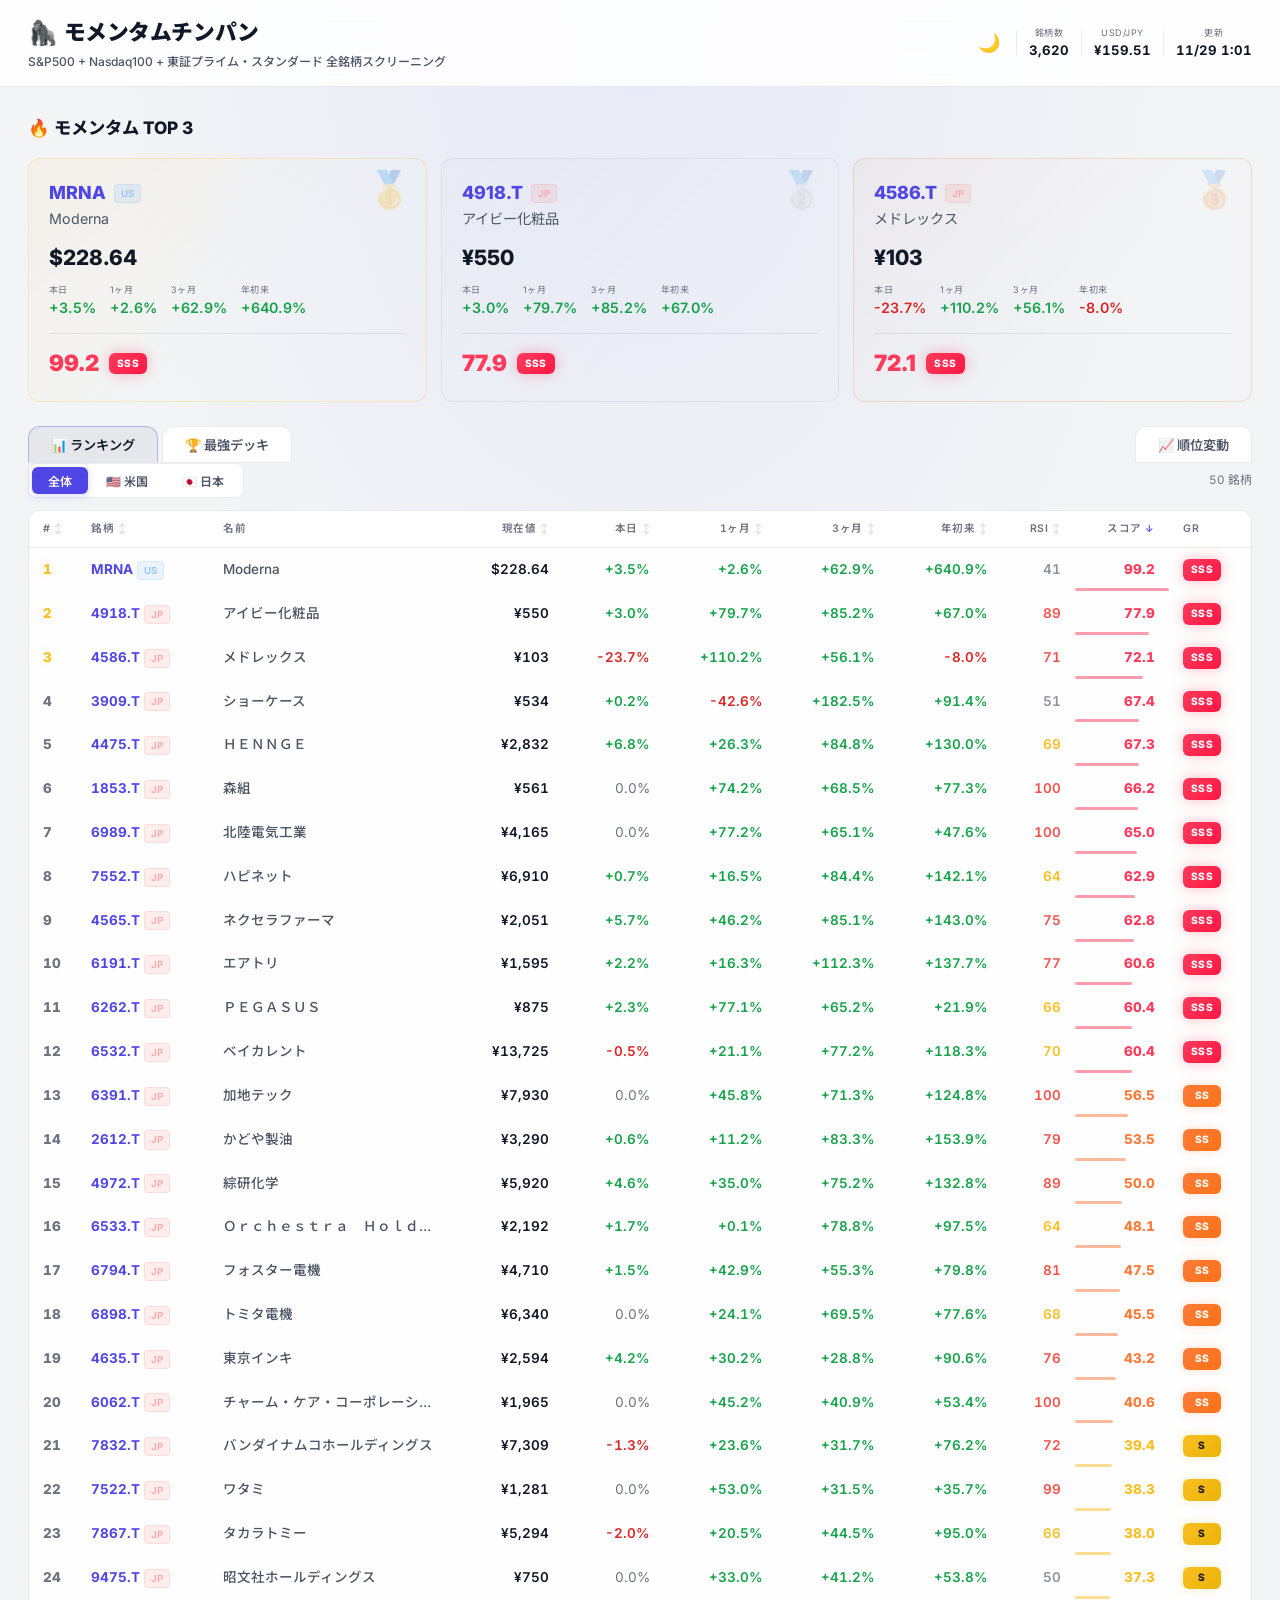
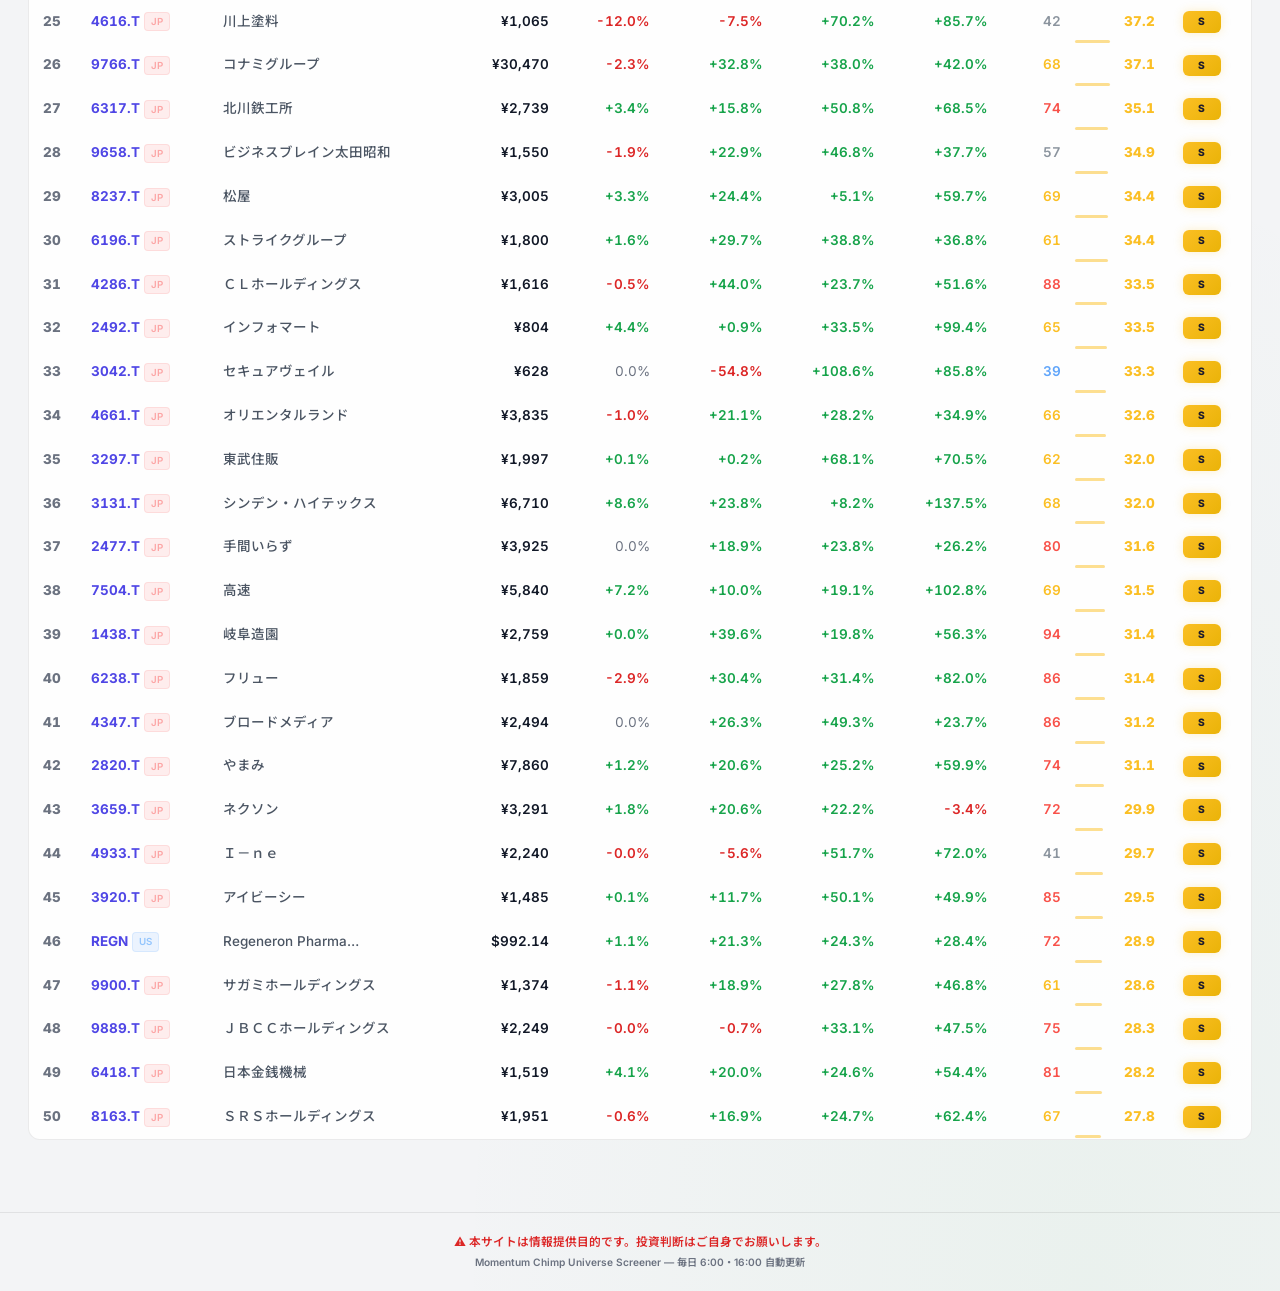
<file: docs/index.html>
<!DOCTYPE html>
<html lang="ja">
<head>
    <meta charset="UTF-8">
    <meta name="viewport" content="width=device-width, initial-scale=1.0">
    <meta name="description" content="S&P500 + Nasdaq100 + 東証全銘柄からモメンタム最強銘柄を自動スクリーニング。毎日更新。">
    
    <!-- OGP & Twitter Card Tags -->
    <meta property="og:title" content="🦍 モメンタムチンパン | ユニバーススクリーナー">
    <meta property="og:description" content="S&P500 + Nasdaq100 + 東証プライム・スタンダードからモメンタム最強銘柄を完全自動抽出。最適な最強デッキも毎日6時・16時に更新中！">
    <meta property="og:type" content="website">
    <meta property="og:url" content="https://ereyester.github.io/momentum-screener/">
    <meta property="og:image" content="https://ereyester.github.io/momentum-screener/og-image.png">
    
    <meta name="twitter:card" content="summary_large_image">
    <meta name="twitter:title" content="🦍 モメンタムチンパン | ユニバーススクリーナー">
    <meta name="twitter:description" content="S&P500 + Nasdaq100 + 東証プライム・スタンダードからモメンタム最強銘柄を完全自動抽出。最適な最強デッキも毎日6時・16時に更新中！">
    <meta name="twitter:image" content="https://ereyester.github.io/momentum-screener/og-image.png">

    <!-- Google tag (gtag.js) -->
    <script async src="https://www.googletagmanager.com/gtag/js?id=G-7YDGQEQNTJ"></script>
    <script>
      window.dataLayer = window.dataLayer || [];
      function gtag(){dataLayer.push(arguments);}
      gtag('js', new Date());

      gtag('config', 'G-7YDGQEQNTJ');
    </script>

    <title>🦍 モメンタムチンパン | ユニバーススクリーナー</title>
    <link rel="preconnect" href="https://fonts.googleapis.com">
    <link rel="preconnect" href="https://fonts.gstatic.com" crossorigin>
    <link href="https://fonts.googleapis.com/css2?family=Inter:wght@400;500;600;700;800;900&family=Noto+Sans+JP:wght@400;500;600;700;900&display=swap" rel="stylesheet">
    <link rel="stylesheet" href="style.css?v=20260928a">
    <script>
        // Check saved theme or system preference before rendering to prevent flash
        if (localStorage.getItem('theme') === 'light' || (!localStorage.getItem('theme') && window.matchMedia('(prefers-color-scheme: light)').matches)) {
            document.documentElement.setAttribute('data-theme', 'light');
        }
    </script>
</head>
<body>

    <!-- ===== HEADER ===== -->
    <header id="site-header">
        <div class="header-inner">
            <div class="header-left">
                <h1 id="site-title"><span class="logo-icon">🦍</span> モメンタムチンパン</h1>
                <p class="header-sub">S&P500 + Nasdaq100 + 東証プライム・スタンダード 全銘柄スクリーニング</p>
            </div>
            <div class="header-meta">
                <button id="theme-toggle" class="theme-btn" title="テーマ切り替え">☀️</button>
                <div class="meta-divider"></div>
                <div class="meta-item">
                    <span class="meta-label">銘柄数</span>
                    <span class="meta-value" id="stat-total">---</span>
                </div>
                <div class="meta-divider"></div>
                <div class="meta-item">
                    <span class="meta-label">USD/JPY</span>
                    <span class="meta-value" id="stat-usdjpy">---</span>
                </div>
                <div class="meta-divider"></div>
                <div class="meta-item">
                    <span class="meta-label">更新</span>
                    <span class="meta-value" id="stat-updated">---</span>
                </div>
            </div>
        </div>
    </header>

    <main id="main-content">

        <!-- ===== TOP 3 PODIUM ===== -->
        <section class="podium-section" id="podium-section">
            <h2 class="section-title">🔥 モメンタム TOP 3</h2>
            <div class="podium" id="podium-cards"></div>
        </section>

        <!-- ===== TABS ===== -->
        <nav class="tab-nav" id="tab-nav">
            <button class="tab-btn active" data-tab="ranking" id="tab-btn-ranking">📊 ランキング</button>
            <button class="tab-btn" data-tab="deck" id="tab-btn-deck">🏆 最強デッキ</button>
            <a class="tab-link-btn tab-link" href="history.html">📈 順位変動</a>
        </nav>

        <!-- ===== RANKING ===== -->
        <section id="tab-ranking" class="tab-content active">
            <div class="toolbar">
                <div class="filter-pills">
                    <button class="pill active" data-market="ALL" id="filter-all">全体</button>
                    <button class="pill" data-market="US" id="filter-us">🇺🇸 米国</button>
                    <button class="pill" data-market="JP" id="filter-jp">🇯🇵 日本</button>
                </div>
                <span class="count-badge" id="result-count">0 銘柄</span>
            </div>

            <div class="table-wrap">
                <table id="ranking-table" class="tbl">
                    <thead>
                        <tr>
                            <th class="col-rank sortable" data-sort="rank">#</th>
                            <th class="col-ticker sortable" data-sort="ticker">銘柄</th>
                            <th class="col-name">名前</th>
                            <th class="col-price sortable r" data-sort="price">現在値</th>
                            <th class="col-chg sortable r" data-sort="day_chg">本日</th>
                            <th class="col-ret sortable r" data-sort="ret_1m">1ヶ月</th>
                            <th class="col-ret sortable r" data-sort="ret_3m">3ヶ月</th>
                            <th class="col-ret sortable r" data-sort="ytd_chg">年初来</th>
                            <th class="col-rsi sortable r" data-sort="rsi">RSI</th>
                            <th class="col-score sortable r" data-sort="score">スコア</th>
                            <th class="col-grade">Gr</th>
                        </tr>
                    </thead>
                    <tbody id="ranking-tbody"></tbody>
                </table>
            </div>
        </section>

        <!-- ===== DECK ===== -->
        <section id="tab-deck" class="tab-content">
            <div class="deck-top">
                <h2 class="section-title">🏆 最強モメンタムデッキ</h2>
                <div class="filter-pills" id="deck-market-pills">
                    <button class="pill active" data-deck="MIX">🌏 日米ミックス</button>
                    <button class="pill" data-deck="US">🇺🇸 米国のみ</button>
                    <button class="pill" data-deck="JP">🇯🇵 日本のみ</button>
                </div>
                <div class="budget-ctrl">
                    <label for="budget-input">予算</label>
                    <input type="number" id="budget-input" value="3000" min="100" max="100000" step="100">
                    <span>万円</span>
                </div>
            </div>

            <div class="kpi-row" id="deck-kpi">
                <div class="kpi">
                    <div class="kpi-icon">💰</div>
                    <div class="kpi-body">
                        <span class="kpi-label">実配分合計</span>
                        <span class="kpi-value" id="deck-total-alloc">---</span>
                    </div>
                </div>
                <div class="kpi">
                    <div class="kpi-icon">💵</div>
                    <div class="kpi-body">
                        <span class="kpi-label">残余資金</span>
                        <span class="kpi-value" id="deck-remaining">---</span>
                    </div>
                </div>
                <div class="kpi danger">
                    <div class="kpi-icon">⚠️</div>
                    <div class="kpi-body">
                        <span class="kpi-label">最悪損失 (-7%)</span>
                        <span class="kpi-value" id="deck-max-loss">---</span>
                    </div>
                </div>
            </div>

            <div class="deck-cards" id="deck-cards"></div>

            <div class="rules">
                <span class="rule">🔴 損切: エントリーから <b>-7%</b> で即切り</span>
                <span class="rule">🔴 決算ミス: <b>即切り</b></span>
                <span class="rule">🟡 指値不成立: <b>追わない</b></span>
            </div>
        </section>
    </main>

    <footer id="site-footer">
        <p>⚠️ 本サイトは情報提供目的です。投資判断はご自身でお願いします。</p>
        <p class="footer-sm">Momentum Chimp Universe Screener — 毎日 6:00・16:00 自動更新</p>
    </footer>

    <script src="app.js?v=20260928a"></script>
</body>
</html>
</file>
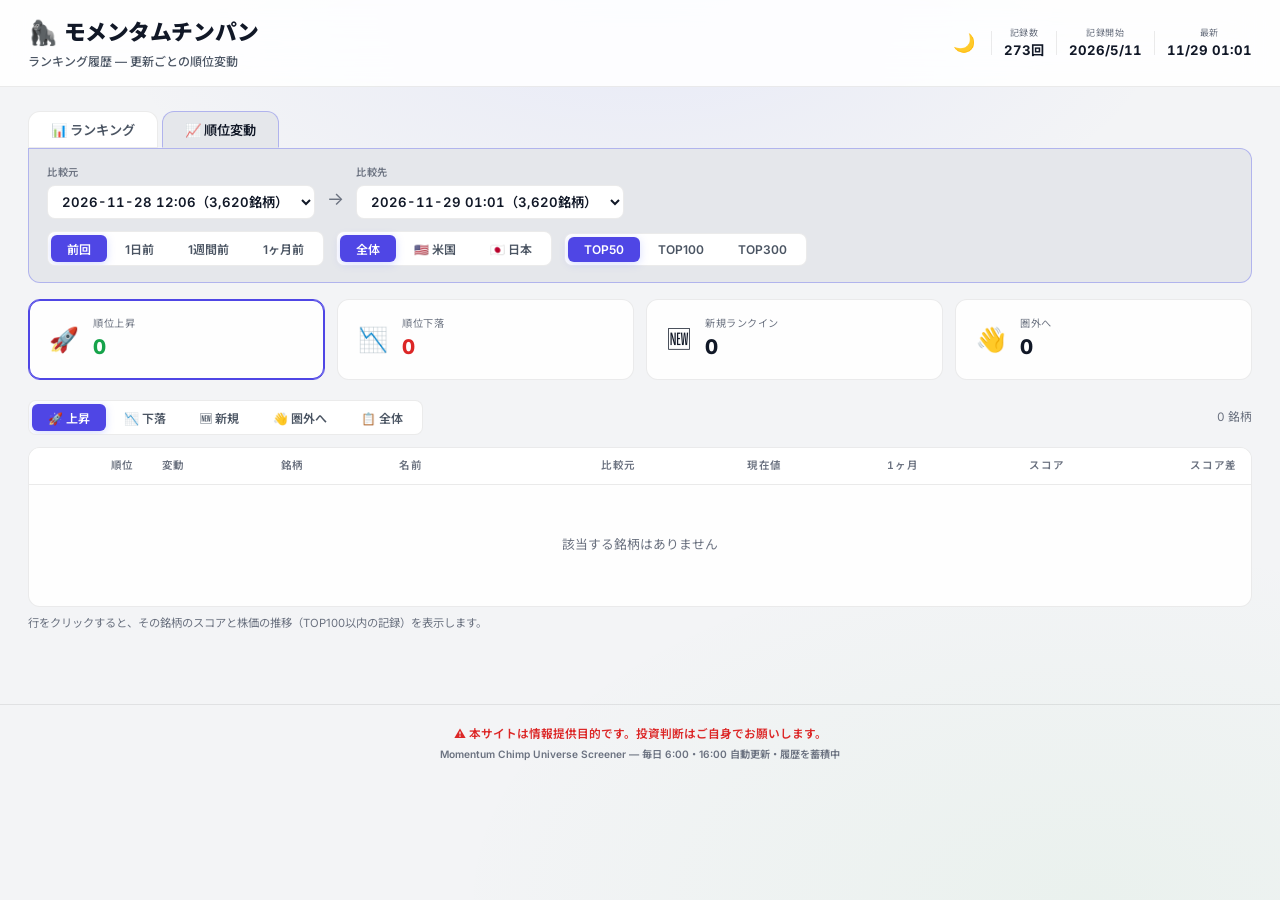
<file: docs/history.html>
<!DOCTYPE html>
<html lang="ja">
<head>
    <meta charset="UTF-8">
    <meta name="viewport" content="width=device-width, initial-scale=1.0">
    <meta name="description" content="モメンタムチンパンのランキング履歴。更新ごとの順位上昇・下落・新規ランクイン銘柄をチェック。">

    <meta property="og:title" content="🦍 モメンタムチンパン | 順位変動">
    <meta property="og:description" content="モメンタムランキングの履歴から、順位を上げた銘柄・下げた銘柄をチェック。">
    <meta property="og:type" content="website">
    <meta property="og:url" content="https://ereyester.github.io/momentum-screener/history.html">
    <meta property="og:image" content="https://ereyester.github.io/momentum-screener/og-image.png">
    <meta name="twitter:card" content="summary_large_image">
    <meta name="twitter:image" content="https://ereyester.github.io/momentum-screener/og-image.png">

    <!-- Google tag (gtag.js) -->
    <script async src="https://www.googletagmanager.com/gtag/js?id=G-7YDGQEQNTJ"></script>
    <script>
      window.dataLayer = window.dataLayer || [];
      function gtag(){dataLayer.push(arguments);}
      gtag('js', new Date());

      gtag('config', 'G-7YDGQEQNTJ');
    </script>

    <title>🦍 モメンタムチンパン | 順位変動</title>
    <link rel="preconnect" href="https://fonts.googleapis.com">
    <link rel="preconnect" href="https://fonts.gstatic.com" crossorigin>
    <link href="https://fonts.googleapis.com/css2?family=Inter:wght@400;500;600;700;800;900&family=Noto+Sans+JP:wght@400;500;600;700;900&display=swap" rel="stylesheet">
    <link rel="stylesheet" href="style.css?v=20260928a">
    <script>
        if (localStorage.getItem('theme') === 'light' || (!localStorage.getItem('theme') && window.matchMedia('(prefers-color-scheme: light)').matches)) {
            document.documentElement.setAttribute('data-theme', 'light');
        }
    </script>
</head>
<body>

    <!-- ===== HEADER ===== -->
    <header id="site-header">
        <div class="header-inner">
            <div class="header-left">
                <h1 id="site-title"><a href="./" class="title-link"><span class="logo-icon">🦍</span> モメンタムチンパン</a></h1>
                <p class="header-sub">ランキング履歴 — 更新ごとの順位変動</p>
            </div>
            <div class="header-meta">
                <button id="theme-toggle" class="theme-btn" title="テーマ切り替え">☀️</button>
                <div class="meta-divider"></div>
                <div class="meta-item">
                    <span class="meta-label">記録数</span>
                    <span class="meta-value" id="stat-snaps">---</span>
                </div>
                <div class="meta-divider"></div>
                <div class="meta-item">
                    <span class="meta-label">記録開始</span>
                    <span class="meta-value" id="stat-first">---</span>
                </div>
                <div class="meta-divider"></div>
                <div class="meta-item">
                    <span class="meta-label">最新</span>
                    <span class="meta-value" id="stat-last">---</span>
                </div>
            </div>
        </div>
    </header>

    <nav class="tab-nav page-nav">
        <a class="tab-btn" href="./">📊 ランキング</a>
        <a class="tab-btn active" href="history.html">📈 順位変動</a>
    </nav>

    <main class="tab-content active" id="main-content">

        <!-- ===== COMPARE CONTROLS ===== -->
        <div class="cmp-panel">
            <div class="cmp-row">
                <div class="cmp-field">
                    <label for="sel-from">比較元</label>
                    <select id="sel-from" class="cmp-select"></select>
                </div>
                <span class="cmp-arrow">→</span>
                <div class="cmp-field">
                    <label for="sel-to">比較先</label>
                    <select id="sel-to" class="cmp-select"></select>
                </div>
            </div>
            <div class="cmp-row">
                <div class="filter-pills" id="quick-pills">
                    <button class="pill active" data-back="prev">前回</button>
                    <button class="pill" data-back="1">1日前</button>
                    <button class="pill" data-back="7">1週間前</button>
                    <button class="pill" data-back="30">1ヶ月前</button>
                </div>
                <div class="filter-pills" id="market-pills">
                    <button class="pill active" data-market="ALL">全体</button>
                    <button class="pill" data-market="US">🇺🇸 米国</button>
                    <button class="pill" data-market="JP">🇯🇵 日本</button>
                </div>
                <div class="filter-pills" id="scope-pills">
                    <button class="pill active" data-scope="50">TOP50</button>
                    <button class="pill" data-scope="100">TOP100</button>
                    <button class="pill" data-scope="300">TOP300</button>
                </div>
            </div>
            <p class="cmp-note" id="cmp-note" hidden></p>
        </div>

        <!-- ===== SUMMARY ===== -->
        <div class="kpi-row" id="move-kpi">
            <button class="kpi kpi-btn" data-view="up">
                <div class="kpi-icon">🚀</div>
                <div class="kpi-body"><span class="kpi-label">順位上昇</span><span class="kpi-value c-up" id="kpi-up">-</span></div>
            </button>
            <button class="kpi kpi-btn" data-view="down">
                <div class="kpi-icon">📉</div>
                <div class="kpi-body"><span class="kpi-label">順位下落</span><span class="kpi-value c-dn" id="kpi-down">-</span></div>
            </button>
            <button class="kpi kpi-btn" data-view="new">
                <div class="kpi-icon">🆕</div>
                <div class="kpi-body"><span class="kpi-label">新規ランクイン</span><span class="kpi-value" id="kpi-new">-</span></div>
            </button>
            <button class="kpi kpi-btn" data-view="out">
                <div class="kpi-icon">👋</div>
                <div class="kpi-body"><span class="kpi-label">圏外へ</span><span class="kpi-value" id="kpi-out">-</span></div>
            </button>
        </div>

        <!-- ===== VIEW TABS ===== -->
        <div class="toolbar">
            <div class="filter-pills" id="view-pills">
                <button class="pill active" data-view="up">🚀 上昇</button>
                <button class="pill" data-view="down">📉 下落</button>
                <button class="pill" data-view="new">🆕 新規</button>
                <button class="pill" data-view="out">👋 圏外へ</button>
                <button class="pill" data-view="all">📋 全体</button>
            </div>
            <span class="count-badge" id="result-count">0 銘柄</span>
        </div>

        <div class="table-wrap">
            <table class="tbl" id="move-table">
                <thead>
                    <tr>
                        <th class="r">順位</th>
                        <th>変動</th>
                        <th>銘柄</th>
                        <th>名前</th>
                        <th class="r">比較元</th>
                        <th class="r">現在値</th>
                        <th class="r">1ヶ月</th>
                        <th class="r">スコア</th>
                        <th class="r">スコア差</th>
                    </tr>
                </thead>
                <tbody id="move-tbody"></tbody>
            </table>
        </div>
        <p class="hint">行をクリックすると、その銘柄のスコアと株価の推移（TOP100以内の記録）を表示します。</p>
    </main>

    <footer id="site-footer">
        <p>⚠️ 本サイトは情報提供目的です。投資判断はご自身でお願いします。</p>
        <p class="footer-sm">Momentum Chimp Universe Screener — 毎日 6:00・16:00 自動更新・履歴を蓄積中</p>
    </footer>

    <script src="history.js?v=20260928a"></script>
</body>
</html>
</file>
<file: docs/style.css>
/* ============================================================
   モメンタムチンパン — Redesigned UI
   ============================================================ */

*,*::before,*::after{margin:0;padding:0;box-sizing:border-box}

:root{
  --bg:        #06080f;
  --bg2:       #0d1117;
  --bg3:       #161b22;
  --surface:   rgba(22,27,34,.85);
  --border:    rgba(255,255,255,.06);
  --border-h:  rgba(99,102,241,.4);
  --txt:       #f8fafc;
  --txt2:      #94a3b8;
  --txt3:      #64748b;
  --up:        #3fb950;
  --up-bg:     rgba(63,185,80,.08);
  --dn:        #f85149;
  --dn-bg:     rgba(248,81,73,.08);
  --accent:    #7c8aff;
  --gold:      #fbbf24;
  --header-bg: rgba(6,8,15,.88);
  --radius:    12px;
  --font: 'Inter','Noto Sans JP',-apple-system,sans-serif;
}

[data-theme="light"] {
  --bg:        #f3f4f6;
  --bg2:       #ffffff;
  --bg3:       #e5e7eb;
  --surface:   rgba(255,255,255,.9);
  --border:    rgba(0,0,0,.08);
  --border-h:  rgba(99,102,241,.4);
  --txt:       #111827;
  --txt2:      #4b5563;
  --txt3:      #6b7280;
  --up:        #16a34a;
  --up-bg:     rgba(22,163,74,.1);
  --dn:        #dc2626;
  --dn-bg:     rgba(220,38,38,.1);
  --accent:    #4f46e5;
  --header-bg: rgba(255,255,255,.88);
}

html{font-size:15px;scroll-behavior:smooth}
body{
  font-family:var(--font);background:var(--bg);color:var(--txt);
  line-height:1.55;min-height:100vh;
  background-image:
    radial-gradient(ellipse 70% 50% at 50% 0%,rgba(124,138,255,.1),transparent 60%),
    radial-gradient(ellipse 50% 40% at 85% 100%,rgba(63,185,80,.05),transparent);
}

::-webkit-scrollbar{width:6px;height:6px}
::-webkit-scrollbar-track{background:transparent}
::-webkit-scrollbar-thumb{background:rgba(255,255,255,.1);border-radius:3px}

/* ===== HEADER ===== */
#site-header{
  position:sticky;top:0;z-index:100;
  padding:14px 28px;
  background:var(--header-bg);
  backdrop-filter:blur(24px) saturate(1.4);
  border-bottom:1px solid var(--border);
}
.header-inner{
  max-width:1320px;margin:0 auto;
  display:flex;align-items:center;justify-content:space-between;gap:16px;
  flex-wrap:wrap;
}
#site-title{
  font-size:1.45rem;font-weight:900;letter-spacing:-.02em;
  display:flex;align-items:center;gap:6px;
}
.logo-icon{font-size:1.6rem;animation:bob 2.5s ease-in-out infinite}
@keyframes bob{0%,100%{transform:translateY(0)}50%{transform:translateY(-2px)}}
.header-sub{font-size:.8rem;color:var(--txt2);margin-top:2px;font-weight:500}

.header-meta{display:flex;align-items:center;gap:12px}
.theme-btn{
  background:none;border:none;font-size:1.2rem;cursor:pointer;
  padding:4px;border-radius:50%;transition:background .2s;
  color:var(--txt);
}
.theme-btn:hover{background:var(--border)}
.meta-item{display:flex;flex-direction:column;align-items:center}
.meta-label{font-size:.6rem;color:var(--txt3);text-transform:uppercase;letter-spacing:.06em}
.meta-value{font-size:.88rem;font-weight:700;color:var(--txt);font-variant-numeric:tabular-nums}
.meta-divider{width:1px;height:24px;background:var(--border)}

/* ===== PODIUM ===== */
.podium-section{
  max-width:1320px;margin:28px auto 0;padding:0 28px;
}
.section-title{font-size:1.15rem;font-weight:800;margin-bottom:16px}
.podium{display:grid;grid-template-columns:repeat(3,1fr);gap:14px}

.pod-card{
  position:relative;overflow:hidden;
  padding:20px;border-radius:var(--radius);
  background:var(--surface);
  border:1px solid var(--border);
  transition:all .25s ease;
}
.pod-card:hover{border-color:var(--border-h);transform:translateY(-3px)}

.pod-rank{
  position:absolute;top:12px;right:14px;
  font-size:2.4rem;font-weight:900;
  line-height:1;opacity:.12;
}
.pod-card.gold  .pod-rank{color:#fbbf24;opacity:.25}
.pod-card.silver .pod-rank{color:#a0aec0;opacity:.2}
.pod-card.bronze .pod-rank{color:#d97706;opacity:.18}

.pod-card.gold{border-color:rgba(251,191,36,.25);
  background:linear-gradient(135deg,rgba(251,191,36,.06),transparent 60%)}
.pod-card.silver{border-color:rgba(160,174,192,.2);
  background:linear-gradient(135deg,rgba(160,174,192,.04),transparent 60%)}
.pod-card.bronze{border-color:rgba(217,119,6,.2);
  background:linear-gradient(135deg,rgba(217,119,6,.04),transparent 60%)}

.pod-ticker{font-size:1.2rem;font-weight:800;color:var(--accent);margin-bottom:2px}
.pod-name{font-size:.95rem;color:var(--txt2);margin-bottom:12px;
  white-space:nowrap;overflow:hidden;text-overflow:ellipsis}
.pod-price{font-size:1.4rem;font-weight:800;margin-bottom:8px}

.pod-metrics{display:flex;gap:14px;flex-wrap:wrap}
.pod-metric{display:flex;flex-direction:column}
.pod-metric-label{font-size:.6rem;color:var(--txt3);text-transform:uppercase;letter-spacing:.05em}
.pod-metric-value{font-size:.95rem;font-weight:700}

.pod-score-row{
  display:flex;align-items:center;gap:10px;margin-top:14px;
  padding-top:12px;border-top:1px solid var(--border);
}
.pod-score{font-size:1.5rem;font-weight:900}
.pod-grade{
  padding:3px 10px;border-radius:6px;
  font-size:.7rem;font-weight:800;letter-spacing:.04em;
}

/* ===== TABS ===== */
.tab-nav{
  max-width:1320px;margin:24px auto 0;padding:0 28px;
  display:flex;gap:4px;
}
.tab-btn{
  padding:8px 22px;border:1px solid var(--border);
  border-radius:var(--radius) var(--radius) 0 0;
  background:var(--bg2);color:var(--txt2);
  font:600 .88rem var(--font);cursor:pointer;
  transition:all .2s;
}
.tab-btn:hover{color:var(--txt);background:var(--bg3)}
.tab-btn.active{
  background:var(--bg3);color:var(--txt);
  border-color:var(--border-h);border-bottom-color:var(--bg3);
}

.tab-content{
  display:none;max-width:1320px;margin:0 auto;
  padding:0 28px 40px;animation:fadeUp .3s ease;
}
.tab-content.active{display:block}
@keyframes fadeUp{from{opacity:0;transform:translateY(8px)}to{opacity:1;transform:translateY(0)}}

/* ===== FILTER ===== */
.toolbar{
  display:flex;align-items:center;justify-content:space-between;
  margin-bottom:12px;flex-wrap:wrap;gap:8px;
}
.filter-pills{display:flex;gap:2px;background:var(--bg2);border-radius:8px;padding:3px;border:1px solid var(--border)}
.pill{
  padding:5px 16px;border:none;border-radius:6px;
  background:transparent;color:var(--txt2);
  font:600 .8rem var(--font);cursor:pointer;transition:all .15s;
}
.pill:hover{color:var(--txt)}
.pill.active{background:var(--accent);color:#fff;box-shadow:0 2px 8px rgba(124,138,255,.3)}
.count-badge{font-size:.78rem;color:var(--txt3);font-variant-numeric:tabular-nums}

/* ===== TABLE ===== */
.table-wrap{
  overflow-x:auto;border:1px solid var(--border);
  border-radius:var(--radius);background:var(--surface);
}
.tbl{width:100%;border-collapse:collapse;font-variant-numeric:tabular-nums}
.tbl th{
  padding:10px 14px;background:var(--bg2);color:var(--txt3);
  font-size:.7rem;font-weight:600;text-transform:uppercase;letter-spacing:.06em;
  text-align:left;white-space:nowrap;border-bottom:1px solid var(--border);
  user-select:none;position:sticky;top:0;z-index:5;
}
.tbl th.r{text-align:right}
.tbl th.sortable{cursor:pointer;transition:color .15s}
.tbl th.sortable:hover{color:var(--accent)}
.tbl th.sortable::after{content:' ↕';opacity:.25;font-size:.65rem}
.tbl th.sort-asc::after{content:' ↑';opacity:1;color:var(--accent)}
.tbl th.sort-desc::after{content:' ↓';opacity:1;color:var(--accent)}

.tbl td{
  padding:10px 14px;font-size:.9rem;white-space:nowrap;
  border-bottom:1px solid rgba(255,255,255,.02);
  transition:background .15s;
}
.tbl td.r{text-align:right}
.tbl tbody tr{transition:background .15s}
.tbl tbody tr:hover{background:rgba(124,138,255,.04)}

/* Row anim */
.tbl tbody tr{animation:rowIn .25s ease backwards}
@keyframes rowIn{from{opacity:0;transform:translateX(-6px)}to{opacity:1;transform:translateX(0)}}

/* Cell variants */
.c-rank{font-weight:800;color:var(--txt3);width:32px}
.c-rank.top{color:var(--gold);text-shadow:0 0 8px rgba(251,191,36,.3)}
.c-ticker{font-weight:700;color:var(--accent);font-size:.95rem}
.c-name{color:var(--txt2);max-width:200px;overflow:hidden;text-overflow:ellipsis;font-size:.95rem;font-weight:500}
.c-price{font-weight:600}

.c-up{color:var(--up);font-weight:600}
.c-dn{color:var(--dn);font-weight:600}
.c-flat{color:var(--txt3)}

.c-rsi{font-weight:600}

/* Score bar cell */
.c-score{position:relative;font-weight:800;font-size:.95rem}
.score-bg{
  position:absolute;left:0;bottom:0;height:3px;
  border-radius:2px;opacity:.5;
}

/* Grade */
.gr{
  display:inline-flex;align-items:center;justify-content:center;
  min-width:38px;padding:3px 8px;border-radius:6px;
  font-size:.68rem;font-weight:800;letter-spacing:.04em;
}
.gr-sss{background:linear-gradient(135deg,#ff3b5c,#ff1744);color:#fff;
  box-shadow:0 0 14px rgba(255,59,92,.35);animation:pulse 2s ease-in-out infinite alternate}
@keyframes pulse{from{box-shadow:0 0 10px rgba(255,59,92,.3)}to{box-shadow:0 0 20px rgba(255,59,92,.45)}}
.gr-ss{background:linear-gradient(135deg,#ff7b3a,#f97316);color:#fff;box-shadow:0 0 10px rgba(255,123,58,.25)}
.gr-s{background:linear-gradient(135deg,#fbbf24,#eab308);color:#1a1a2e;box-shadow:0 0 10px rgba(251,191,36,.25)}
.gr-a{background:linear-gradient(135deg,#34d399,#10b981);color:#052e16;box-shadow:0 0 8px rgba(52,211,153,.2)}
.gr-b{background:linear-gradient(135deg,#60a5fa,#3b82f6);color:#fff;box-shadow:0 0 8px rgba(96,165,250,.2)}
.gr-c{background:rgba(100,116,139,.25);color:var(--txt3)}

/* Market badge */
.mkt{
  display:inline-block;padding:1px 6px;border-radius:4px;
  font-size:.65rem;font-weight:600;margin-left:4px;vertical-align:middle;
}
.mkt-us{background:rgba(96,165,250,.12);color:#93c5fd;border:1px solid rgba(96,165,250,.15)}
.mkt-jp{background:rgba(248,113,113,.12);color:#fca5a5;border:1px solid rgba(248,113,113,.15)}

/* ===== DECK ===== */
.deck-top{
  display:flex;align-items:center;justify-content:space-between;
  margin-bottom:16px;flex-wrap:wrap;gap:12px;
}
.budget-ctrl{
  display:flex;align-items:center;gap:6px;
  padding:4px 14px;background:var(--bg2);border:1px solid var(--border);
  border-radius:8px;
}
.budget-ctrl label{font-size:.8rem;color:var(--txt2);font-weight:600}
#budget-input{
  width:80px;padding:4px 6px;
  background:rgba(255,255,255,.05);border:1px solid var(--border);
  border-radius:6px;color:var(--txt);font:700 .95rem var(--font);
  text-align:right;outline:none;
}
#budget-input:focus{border-color:var(--accent);box-shadow:0 0 0 2px rgba(124,138,255,.15)}
.budget-ctrl span{font-size:.85rem;color:var(--txt2);font-weight:600}

/* KPI */
.kpi-row{display:grid;grid-template-columns:repeat(auto-fit,minmax(200px,1fr));gap:12px;margin-bottom:20px}
.kpi{
  display:flex;align-items:center;gap:14px;
  padding:16px 20px;background:var(--surface);
  border:1px solid var(--border);border-radius:var(--radius);
  transition:all .2s;
}
.kpi:hover{border-color:var(--border-h);transform:translateY(-2px)}
.kpi.danger{border-color:rgba(248,81,73,.15)}
.kpi.danger:hover{border-color:rgba(248,81,73,.3)}
.kpi-icon{font-size:1.6rem}
.kpi-body{display:flex;flex-direction:column}
.kpi-label{font-size:.68rem;color:var(--txt3);text-transform:uppercase;letter-spacing:.05em}
.kpi-value{font-size:1.35rem;font-weight:800;font-variant-numeric:tabular-nums}

/* Deck Cards */
.deck-cards{display:grid;grid-template-columns:repeat(auto-fill,minmax(280px,1fr));gap:12px;margin-bottom:20px}
.dk-card{
  padding:16px 18px;background:var(--surface);
  border:1px solid var(--border);border-radius:var(--radius);
  transition:all .2s;
}
.dk-card.excluded{opacity:.4;filter:grayscale(100%)}
.dk-card:hover{border-color:var(--border-h);transform:translateY(-2px)}
.dk-head{display:flex;align-items:center;justify-content:space-between;margin-bottom:10px}
.dk-ticker{font-size:1.1rem;font-weight:800;color:var(--accent)}
.dk-name{font-size:.88rem;color:var(--txt3);margin-top:2px;font-weight:500}
.dk-score-badge{display:flex;align-items:center;gap:6px}

.dk-grid{display:grid;grid-template-columns:1fr 1fr;gap:6px 16px;margin-bottom:10px}
.dk-item{display:flex;justify-content:space-between}
.dk-item-label{font-size:.72rem;color:var(--txt3)}
.dk-item-value{font-size:.85rem;font-weight:600}

.dk-action{
  display:flex;gap:10px;padding-top:10px;
  border-top:1px solid var(--border);
}
.dk-action-item{flex:1;text-align:center}
.dk-action-label{font-size:.6rem;color:var(--txt3);text-transform:uppercase;letter-spacing:.04em}
.dk-action-value{font-size:.88rem;font-weight:700;margin-top:1px}
.dk-entry{color:var(--accent)}
.dk-stop{color:var(--dn)}
.dk-target{color:var(--up)}

/* Rules */
.rules{
  display:flex;flex-wrap:wrap;gap:8px;margin-top:4px;
}
.rule{
  padding:6px 14px;background:var(--bg2);
  border:1px solid var(--border);border-radius:8px;
  font-size:.78rem;color:var(--txt2);
}
.rule b{color:var(--txt)}

/* ===== FOOTER ===== */
#site-footer{
  margin-top:32px;padding:20px 28px;
  border-top:1px solid var(--border);text-align:center;
}
#site-footer p{font-size:.78rem;color:var(--dn);font-weight:600}
.footer-sm{font-size:.68rem!important;color:var(--txt3)!important;margin-top:4px}

/* ===== LOADING ===== */
.loading{display:flex;flex-direction:column;align-items:center;padding:40px;gap:12px}
.spinner{
  width:32px;height:32px;
  border:3px solid var(--border);border-top-color:var(--accent);
  border-radius:50%;animation:spin .7s linear infinite;
}
@keyframes spin{to{transform:rotate(360deg)}}
.loading-txt{font-size:.85rem;color:var(--txt3)}

/* ===== RESPONSIVE ===== */
@media(max-width:900px){
  html{font-size:14px}
  #site-header{padding:10px 16px}
  .header-inner{flex-direction:column;align-items:flex-start;gap:8px}
  .podium-section,.tab-nav,.tab-content{padding-left:16px;padding-right:16px}
  .podium{grid-template-columns:1fr}
  .deck-top{flex-direction:column;align-items:flex-start}
}
@media(max-width:600px){
  html{font-size:13px}
  .deck-cards{grid-template-columns:1fr}
  .kpi-row{grid-template-columns:1fr}
}

/* ===== HISTORY PAGE ===== */
.title-link{color:inherit;text-decoration:none;display:flex;align-items:center;gap:6px}
a.tab-btn{text-decoration:none;display:inline-block}
.tab-link{margin-left:auto}
.page-nav + .tab-content{padding-top:0}

.cmp-panel{
  display:flex;flex-direction:column;gap:12px;
  padding:16px 18px;margin-bottom:16px;
  background:var(--bg3);border:1px solid var(--border-h);
  border-radius:0 var(--radius) var(--radius) var(--radius);
}
.cmp-row{display:flex;align-items:flex-end;gap:12px;flex-wrap:wrap}
.cmp-field{display:flex;flex-direction:column;gap:4px;min-width:0}
.cmp-field label{font-size:.68rem;color:var(--txt3);text-transform:uppercase;letter-spacing:.05em;font-weight:600}
.cmp-select{
  padding:7px 10px;background:var(--bg2);color:var(--txt);
  border:1px solid var(--border);border-radius:8px;
  font:600 .88rem var(--font);font-variant-numeric:tabular-nums;max-width:100%;
}
.cmp-select:focus{outline:none;border-color:var(--accent)}
.cmp-arrow{font-size:1.2rem;color:var(--txt3);padding-bottom:6px}
.cmp-note{
  font-size:.8rem;color:var(--gold);
  padding:8px 12px;border-radius:8px;background:rgba(251,191,36,.08);
  border:1px solid rgba(251,191,36,.2);
}

.kpi-btn{font:inherit;color:inherit;text-align:left;cursor:pointer}
.kpi-btn.selected{border-color:var(--accent);box-shadow:0 0 0 1px var(--accent) inset}

.mv{
  display:inline-block;min-width:52px;padding:2px 8px;border-radius:6px;
  font-size:.75rem;font-weight:800;text-align:center;font-variant-numeric:tabular-nums;
}
.mv-up{background:var(--up-bg);color:var(--up)}
.mv-dn{background:var(--dn-bg);color:var(--dn)}
.mv-new{background:rgba(124,138,255,.14);color:var(--accent)}
.mv-out{background:rgba(100,116,139,.18);color:var(--txt3)}
.mv-flat{color:var(--txt3)}

.tbl tr.clickable{cursor:pointer}
.tbl tr.open{background:rgba(124,138,255,.06)}
.tbl tr.tl-row{animation:none}
.tbl tr.tl-row:hover{background:none}
.tl-row td{padding:4px 14px 16px;white-space:normal}
.tl-box{padding:12px 14px;background:var(--bg2);border:1px solid var(--border);border-radius:10px}
.tl-head{display:flex;align-items:baseline;gap:14px;flex-wrap:wrap;margin-bottom:6px}
.tl-stat{font-size:.78rem;color:var(--txt3)}
.tl-stat b{color:var(--txt)}
.tl-svg{width:100%;height:auto;display:block}
.tl-grid{stroke:var(--border);stroke-width:1}
.tl-axis{fill:var(--txt3);font-size:11px;font-family:var(--font)}
.tl-mark{stroke:var(--gold);stroke-width:1;stroke-dasharray:3 3;opacity:.6}
.tl-line{fill:none;stroke:var(--accent);stroke-width:2;stroke-linejoin:round;stroke-linecap:round}
.tl-dot{fill:var(--accent)}
.hint{font-size:.75rem;color:var(--txt3);margin-top:8px}

@media(max-width:900px){
  .cmp-row{align-items:stretch}
  .cmp-field{flex:1 1 220px}
  .cmp-arrow{display:none}
}
.tab-link-btn{
  padding:8px 22px;border:1px solid var(--border);
  border-radius:var(--radius) var(--radius) 0 0;
  background:var(--bg2);color:var(--txt2);text-decoration:none;
  font:600 .88rem var(--font);transition:all .2s;
}
.tab-link-btn:hover{color:var(--txt);background:var(--bg3)}
@media(max-width:600px){
  #move-kpi{grid-template-columns:1fr 1fr}
  #move-kpi .kpi{padding:12px 14px;gap:10px}
  #move-kpi .kpi-icon{font-size:1.3rem}
}
.pill{white-space:nowrap}
#view-pills,#quick-pills{overflow-x:auto;max-width:100%}
@media(max-width:600px){
  #view-pills .pill,#quick-pills .pill{padding:5px 10px}
}
.tl-grade{stroke-width:1;stroke-dasharray:4 4;opacity:.45}

/* スコア＋株価グラフ */
.tl-panel{fill:var(--txt2);font-size:12px;font-weight:700;font-family:var(--font)}
.tl-price-line{fill:none;stroke:#38bdf8;stroke-width:2;stroke-linejoin:round;stroke-linecap:round}
.tl-price-dot{fill:#38bdf8}
.tl-cursor{stroke:var(--txt3);stroke-width:1}
.tl-cur-dot{stroke:var(--bg2);stroke-width:2}
.tl-cur-price{fill:#38bdf8}
.tl-hit{cursor:crosshair}
.tl-read{font-size:.8rem;color:var(--txt2);min-height:1.8em;margin-bottom:2px;font-variant-numeric:tabular-nums}
.tl-read b{color:var(--txt)}
</file>
